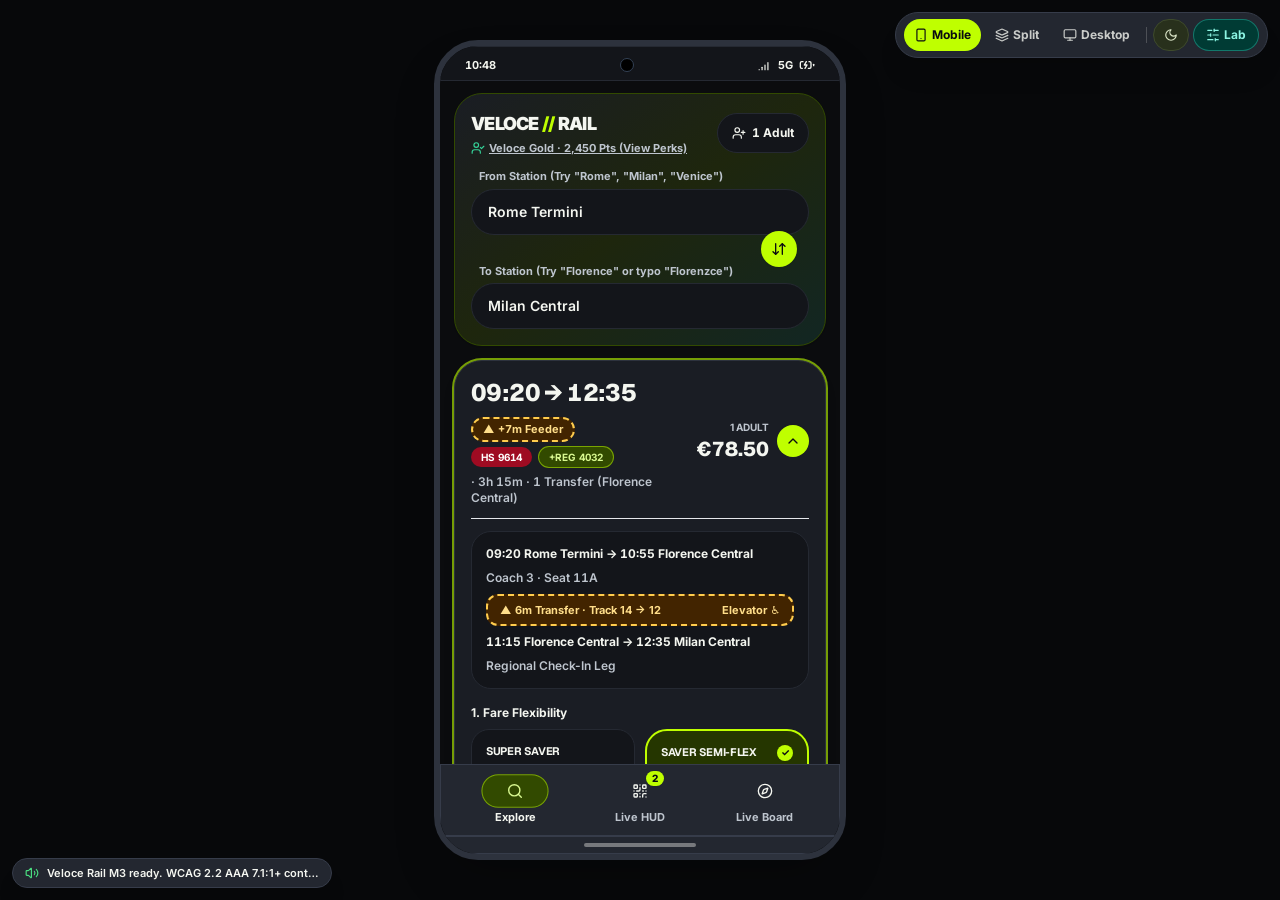
<file: demos/veloce-rail/index.html>
<!DOCTYPE html>
<html lang="en">
  <head>
    <meta charset="UTF-8" />
    <meta name="viewport" content="width=device-width, initial-scale=1.0" />
    <title>Veloce // Rail — OOUX & WCAG 2.2 AAA Interactive Prototype</title>
    <link rel="preconnect" href="https://fonts.googleapis.com" />
    <link rel="preconnect" href="https://fonts.gstatic.com" crossorigin />
    <link href="https://fonts.googleapis.com/css2?family=Geist:wght@600;700;800&family=Inter:wght@400;500;600;700;900&display=swap" rel="stylesheet" />
    <script type="module" crossorigin src="./assets/index-bSN4RVon.js"></script>
    <link rel="stylesheet" crossorigin href="./assets/index-CwWq6QcH.css">
  </head>
  <body class="bg-[#07080A] text-[#F4F6F0] antialiased selection:bg-[#BFFF00] selection:text-[#0A0C10]">
    <div id="root"></div>
  </body>
</html>
</file>
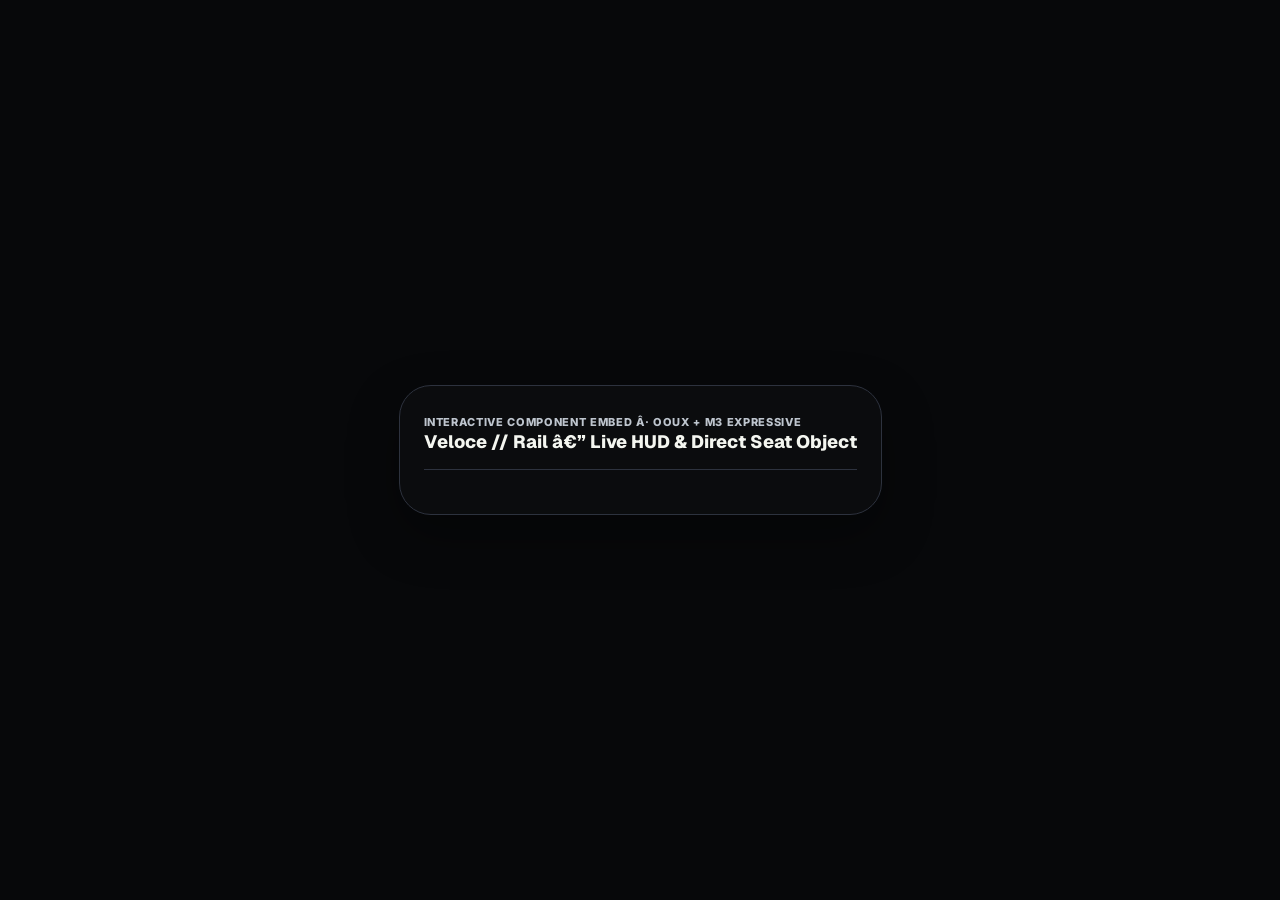
<file: veloce.html>
﻿<!DOCTYPE html>
<html lang="en">
<head>
  <meta charset="UTF-8">
  <meta name="viewport" content="width=device-width, initial-scale=1.0">
  <title>Veloce // Rail — Interactive OOUX Live Component</title>
  <style>
    body {
      margin: 0;
      padding: 16px;
      background-color: #07080A;
      display: flex;
      justify-content: center;
      align-items: center;
      min-height: 100vh;
      box-sizing: border-box;
    }
  </style>
</head>
<body>
<!-- ==========================================================================
     VELOCE // RAIL â€” SELF-CONTAINED INTERACTIVE PORTFOLIO EMBED
     Respects host site Light/Dark mode CSS variables & WCAG 2.2 AAA Contrast
=========================================================================== -->
<div id="veloce-portfolio-embed" class="vr-embed-root" role="region" aria-label="Veloce Rail Interactive OOUX Object Card Demo">
  <style>
    @import url('https://fonts.googleapis.com/css2?family=Geist:wght@600;700;800&family=Inter:wght@400;500;600;700;900&display=swap');

    .vr-embed-root {
      /* Maps to alexandruchiujdea.eu theme variables with WCAG 2.2 AAA Dark Mode default */
      --vr-bg: var(--site-bg, #0B0C0E);
      --vr-surface: var(--site-surface, #1A1D24);
      --vr-surface-low: var(--site-surface-low, #13151A);
      --vr-border: var(--site-border, #2D323E);
      --vr-text: var(--site-text, #F4F6F0);
      --vr-text-muted: var(--site-text-muted, #BEC5CE);
      --vr-primary: var(--site-accent, #BFFF00);
      --vr-primary-on: var(--site-accent-on, #0A0C10);
      --vr-valid-bg: #003825;
      --vr-valid-border: #4ADE80;
      --vr-valid-text: #86EFAC;
      --vr-warn-bg: #422400;
      --vr-warn-border: #FFCC4D;
      --vr-warn-text: #FFDE8A;

      font-family: 'Inter', system-ui, -apple-system, sans-serif;
      font-variant-numeric: tabular-nums;
      background: var(--vr-bg);
      color: var(--vr-text);
      border: 1px solid var(--vr-border);
      border-radius: 32px;
      padding: 24px;
      max-width: 760px;
      margin: 32px auto;
      box-shadow: 0 20px 50px rgba(0, 0, 0, 0.35);
      transition: background-color 150ms ease, color 150ms ease, border-color 150ms ease;
    }

    .vr-embed-root[data-theme="light"] {
      --vr-bg: #FFFFFF;
      --vr-surface: #F4F6F0;
      --vr-surface-low: #EBF0E4;
      --vr-border: #C6D1BE;
      --vr-text: #0A0C10;
      --vr-text-muted: #434950;
      --vr-primary: #446300;
      --vr-primary-on: #FFFFFF;
      --vr-valid-bg: #BCECE0;
      --vr-valid-border: #035E43;
      --vr-valid-text: #022C20;
      --vr-warn-bg: #FFDEA8;
      --vr-warn-border: #8A4B00;
      --vr-warn-text: #3B1E00;
      box-shadow: 0 16px 40px rgba(10, 12, 16, 0.08);
    }

    .vr-font-heading {
      font-family: 'Geist', 'Inter', system-ui, sans-serif;
    }

    .vr-spring-btn {
      cursor: pointer;
      user-select: none;
      transition: transform 260ms cubic-bezier(0.34, 1.56, 0.64, 1),
                  border-radius 240ms cubic-bezier(0.34, 1.56, 0.64, 1),
                  background-color 150ms ease;
    }
    .vr-spring-btn:active {
      transform: scale(0.94);
    }
    .vr-spring-btn:focus-visible {
      outline: 3px solid #0284C7;
      outline-offset: 2px;
    }

    .vr-toolbar {
      display: flex;
      flex-wrap: wrap;
      align-items: center;
      justify-content: space-between;
      gap: 12px;
      padding-bottom: 16px;
      margin-bottom: 20px;
      border-bottom: 1px solid var(--vr-border);
    }

    .vr-pill-group {
      display: flex;
      flex-wrap: wrap;
      gap: 8px;
    }

    .vr-chip {
      min-height: 38px;
      padding: 6px 14px;
      border-radius: 9999px;
      font-size: 12px;
      font-weight: 700;
      border: 1px solid var(--vr-border);
      background: var(--vr-surface-low);
      color: var(--vr-text);
      display: inline-flex;
      align-items: center;
      gap: 6px;
    }

    .vr-chip[aria-pressed="true"] {
      background: var(--vr-primary);
      color: var(--vr-primary-on);
      border-color: var(--vr-primary);
    }

    .vr-grid {
      display: grid;
      grid-template-columns: 1fr;
      gap: 16px;
    }
    @media (min-width: 640px) {
      .vr-grid {
        grid-template-columns: 1.15fr 0.85fr;
      }
    }

    .vr-card {
      background: var(--vr-surface);
      border: 1px solid var(--vr-border);
      border-radius: 24px;
      padding: 18px;
      display: flex;
      flex-direction: column;
      gap: 14px;
    }

    .vr-track-badge {
      padding: 10px 16px;
      border-radius: 20px;
      text-align: center;
      min-width: 96px;
      background: var(--vr-primary);
      color: var(--vr-primary-on);
      transition: all 250ms cubic-bezier(0.34, 1.56, 0.64, 1);
    }
    .vr-track-badge.vr-warn {
      background: var(--vr-warn-bg);
      color: var(--vr-warn-text);
      border: 2px dashed var(--vr-warn-border);
    }

    .vr-seat-row {
      display: flex;
      align-items: center;
      justify-content: space-between;
      gap: 8px;
      padding: 10px 12px;
      background: var(--vr-surface-low);
      border-radius: 18px;
    }

    .vr-seat {
      width: 50px;
      height: 50px;
      border-radius: 14px;
      border: 1.5px solid var(--vr-border);
      background: var(--vr-surface);
      color: var(--vr-text);
      display: flex;
      flex-direction: column;
      align-items: center;
      justify-content: space-between;
      padding: 5px;
      font-weight: 800;
      font-size: 12px;
      position: relative;
    }
    .vr-seat[aria-pressed="true"] {
      border-radius: 16px;
      background: var(--vr-primary);
      color: var(--vr-primary-on);
      border-color: var(--vr-text);
      box-shadow: 0 4px 12px rgba(0,0,0,0.25);
    }
    .vr-seat[aria-disabled="true"] {
      opacity: 0.5;
      cursor: not-allowed;
      border-style: dashed;
      background: repeating-linear-gradient(
        45deg,
        transparent,
        transparent 5px,
        rgba(148, 163, 184, 0.22) 5px,
        rgba(148, 163, 184, 0.22) 10px
      );
    }

    .vr-cta-btn {
      min-height: 48px;
      width: 100%;
      border-radius: 9999px;
      border: none;
      background: var(--vr-primary);
      color: var(--vr-primary-on);
      font-weight: 800;
      font-size: 14px;
      display: flex;
      align-items: center;
      justify-content: center;
      gap: 8px;
    }

    .vr-valid-banner {
      padding: 12px 14px;
      border-radius: 18px;
      background: var(--vr-valid-bg);
      border: 2px solid var(--vr-valid-border);
      color: var(--vr-valid-text);
      font-size: 12px;
      font-weight: 700;
      display: flex;
      align-items: center;
      justify-content: space-between;
      gap: 8px;
    }

    .vr-resource-bar {
      margin-top: 16px;
      padding-top: 14px;
      border-top: 1px solid var(--vr-border);
      display: flex;
      flex-wrap: wrap;
      align-items: center;
      justify-content: space-between;
      gap: 10px;
      font-size: 12px;
    }
    .vr-resource-link {
      color: var(--vr-text);
      font-weight: 700;
      text-decoration: underline;
      text-underline-offset: 3px;
    }
  </style>

  <!-- Top Interactive Simulation Controls -->
  <div class="vr-toolbar">
    <div>
      <span style="font-size:11px; font-weight:800; letter-spacing:0.06em; text-transform:uppercase; color:var(--vr-text-muted);">
        Interactive Component Embed Â· OOUX + M3 Expressive
      </span>
      <div class="vr-font-heading" style="font-size:18px; font-weight:800;">
        Veloce // Rail â€” Live HUD & Direct Seat Object
      </div>
</body>
</html>
</file>
<file: demos/veloce-rail/assets/index-CwWq6QcH.css>
*,:before,:after{--tw-border-spacing-x: 0;--tw-border-spacing-y: 0;--tw-translate-x: 0;--tw-translate-y: 0;--tw-rotate: 0;--tw-skew-x: 0;--tw-skew-y: 0;--tw-scale-x: 1;--tw-scale-y: 1;--tw-pan-x: ;--tw-pan-y: ;--tw-pinch-zoom: ;--tw-scroll-snap-strictness: proximity;--tw-gradient-from-position: ;--tw-gradient-via-position: ;--tw-gradient-to-position: ;--tw-ordinal: ;--tw-slashed-zero: ;--tw-numeric-figure: ;--tw-numeric-spacing: ;--tw-numeric-fraction: ;--tw-ring-inset: ;--tw-ring-offset-width: 0px;--tw-ring-offset-color: #fff;--tw-ring-color: rgb(59 130 246 / .5);--tw-ring-offset-shadow: 0 0 #0000;--tw-ring-shadow: 0 0 #0000;--tw-shadow: 0 0 #0000;--tw-shadow-colored: 0 0 #0000;--tw-blur: ;--tw-brightness: ;--tw-contrast: ;--tw-grayscale: ;--tw-hue-rotate: ;--tw-invert: ;--tw-saturate: ;--tw-sepia: ;--tw-drop-shadow: ;--tw-backdrop-blur: ;--tw-backdrop-brightness: ;--tw-backdrop-contrast: ;--tw-backdrop-grayscale: ;--tw-backdrop-hue-rotate: ;--tw-backdrop-invert: ;--tw-backdrop-opacity: ;--tw-backdrop-saturate: ;--tw-backdrop-sepia: ;--tw-contain-size: ;--tw-contain-layout: ;--tw-contain-paint: ;--tw-contain-style: }::backdrop{--tw-border-spacing-x: 0;--tw-border-spacing-y: 0;--tw-translate-x: 0;--tw-translate-y: 0;--tw-rotate: 0;--tw-skew-x: 0;--tw-skew-y: 0;--tw-scale-x: 1;--tw-scale-y: 1;--tw-pan-x: ;--tw-pan-y: ;--tw-pinch-zoom: ;--tw-scroll-snap-strictness: proximity;--tw-gradient-from-position: ;--tw-gradient-via-position: ;--tw-gradient-to-position: ;--tw-ordinal: ;--tw-slashed-zero: ;--tw-numeric-figure: ;--tw-numeric-spacing: ;--tw-numeric-fraction: ;--tw-ring-inset: ;--tw-ring-offset-width: 0px;--tw-ring-offset-color: #fff;--tw-ring-color: rgb(59 130 246 / .5);--tw-ring-offset-shadow: 0 0 #0000;--tw-ring-shadow: 0 0 #0000;--tw-shadow: 0 0 #0000;--tw-shadow-colored: 0 0 #0000;--tw-blur: ;--tw-brightness: ;--tw-contrast: ;--tw-grayscale: ;--tw-hue-rotate: ;--tw-invert: ;--tw-saturate: ;--tw-sepia: ;--tw-drop-shadow: ;--tw-backdrop-blur: ;--tw-backdrop-brightness: ;--tw-backdrop-contrast: ;--tw-backdrop-grayscale: ;--tw-backdrop-hue-rotate: ;--tw-backdrop-invert: ;--tw-backdrop-opacity: ;--tw-backdrop-saturate: ;--tw-backdrop-sepia: ;--tw-contain-size: ;--tw-contain-layout: ;--tw-contain-paint: ;--tw-contain-style: }*,:before,:after{box-sizing:border-box;border-width:0;border-style:solid;border-color:#e5e7eb}:before,:after{--tw-content: ""}html,:host{line-height:1.5;-webkit-text-size-adjust:100%;-moz-tab-size:4;-o-tab-size:4;tab-size:4;font-family:ui-sans-serif,system-ui,sans-serif,"Apple Color Emoji","Segoe UI Emoji",Segoe UI Symbol,"Noto Color Emoji";font-feature-settings:normal;font-variation-settings:normal;-webkit-tap-highlight-color:transparent}body{margin:0;line-height:inherit}hr{height:0;color:inherit;border-top-width:1px}abbr:where([title]){-webkit-text-decoration:underline dotted;text-decoration:underline dotted}h1,h2,h3,h4,h5,h6{font-size:inherit;font-weight:inherit}a{color:inherit;text-decoration:inherit}b,strong{font-weight:bolder}code,kbd,samp,pre{font-family:ui-monospace,SFMono-Regular,Menlo,Monaco,Consolas,Liberation Mono,Courier New,monospace;font-feature-settings:normal;font-variation-settings:normal;font-size:1em}small{font-size:80%}sub,sup{font-size:75%;line-height:0;position:relative;vertical-align:baseline}sub{bottom:-.25em}sup{top:-.5em}table{text-indent:0;border-color:inherit;border-collapse:collapse}button,input,optgroup,select,textarea{font-family:inherit;font-feature-settings:inherit;font-variation-settings:inherit;font-size:100%;font-weight:inherit;line-height:inherit;letter-spacing:inherit;color:inherit;margin:0;padding:0}button,select{text-transform:none}button,input:where([type=button]),input:where([type=reset]),input:where([type=submit]){-webkit-appearance:button;background-color:transparent;background-image:none}:-moz-focusring{outline:auto}:-moz-ui-invalid{box-shadow:none}progress{vertical-align:baseline}::-webkit-inner-spin-button,::-webkit-outer-spin-button{height:auto}[type=search]{-webkit-appearance:textfield;outline-offset:-2px}::-webkit-search-decoration{-webkit-appearance:none}::-webkit-file-upload-button{-webkit-appearance:button;font:inherit}summary{display:list-item}blockquote,dl,dd,h1,h2,h3,h4,h5,h6,hr,figure,p,pre{margin:0}fieldset{margin:0;padding:0}legend{padding:0}ol,ul,menu{list-style:none;margin:0;padding:0}dialog{padding:0}textarea{resize:vertical}input::-moz-placeholder,textarea::-moz-placeholder{opacity:1;color:#9ca3af}input::placeholder,textarea::placeholder{opacity:1;color:#9ca3af}button,[role=button]{cursor:pointer}:disabled{cursor:default}img,svg,video,canvas,audio,iframe,embed,object{display:block;vertical-align:middle}img,video{max-width:100%;height:auto}[hidden]:where(:not([hidden=until-found])){display:none}.pointer-events-none{pointer-events:none}.visible{visibility:visible}.fixed{position:fixed}.absolute{position:absolute}.relative{position:relative}.inset-0{top:0;right:0;bottom:0;left:0}.-top-1{top:-.25rem}.bottom-2\.5{bottom:.625rem}.bottom-3{bottom:.75rem}.left-0{left:0}.left-1{left:.25rem}.left-3{left:.75rem}.right-0{right:0}.right-1{right:.25rem}.right-2{right:.5rem}.right-3{right:.75rem}.top-12{top:3rem}.top-2\.5{top:.625rem}.top-3{top:.75rem}.z-10{z-index:10}.z-30{z-index:30}.z-40{z-index:40}.z-50{z-index:50}.col-span-2{grid-column:span 2 / span 2}.col-span-3{grid-column:span 3 / span 3}.col-span-4{grid-column:span 4 / span 4}.col-span-5{grid-column:span 5 / span 5}.col-span-7{grid-column:span 7 / span 7}.-my-3{margin-top:-.75rem;margin-bottom:-.75rem}.mx-0\.5{margin-left:.125rem;margin-right:.125rem}.mx-auto{margin-left:auto;margin-right:auto}.my-0\.5{margin-top:.125rem;margin-bottom:.125rem}.my-1{margin-top:.25rem;margin-bottom:.25rem}.my-auto{margin-top:auto;margin-bottom:auto}.mb-1{margin-bottom:.25rem}.mr-1\.5{margin-right:.375rem}.mr-3{margin-right:.75rem}.mt-0\.5{margin-top:.125rem}.mt-1{margin-top:.25rem}.mt-1\.5{margin-top:.375rem}.mt-2\.5{margin-top:.625rem}.block{display:block}.inline-block{display:inline-block}.flex{display:flex}.inline-flex{display:inline-flex}.table{display:table}.grid{display:grid}.hidden{display:none}.h-1{height:.25rem}.h-1\.5{height:.375rem}.h-10{height:2.5rem}.h-12{height:3rem}.h-16{height:4rem}.h-2{height:.5rem}.h-2\.5{height:.625rem}.h-3{height:.75rem}.h-3\.5{height:.875rem}.h-4{height:1rem}.h-44{height:11rem}.h-5{height:1.25rem}.h-6{height:1.5rem}.h-7{height:1.75rem}.h-8{height:2rem}.h-9{height:2.25rem}.h-\[50px\]{height:50px}.h-\[560px\]{height:560px}.h-\[820px\]{height:820px}.h-full{height:100%}.max-h-\[88vh\]{max-height:88vh}.max-h-\[92vh\]{max-height:92vh}.min-h-\[32px\]{min-height:32px}.min-h-\[36px\]{min-height:36px}.min-h-\[38px\]{min-height:38px}.min-h-\[40px\]{min-height:40px}.min-h-\[42px\]{min-height:42px}.min-h-\[44px\]{min-height:44px}.min-h-\[46px\]{min-height:46px}.min-h-\[48px\]{min-height:48px}.min-h-\[50px\]{min-height:50px}.min-h-\[54px\]{min-height:54px}.min-h-\[58px\]{min-height:58px}.min-h-\[82px\]{min-height:82px}.min-h-\[86vh\]{min-height:86vh}.min-h-screen{min-height:100vh}.w-1{width:.25rem}.w-10{width:2.5rem}.w-12{width:3rem}.w-14{width:3.5rem}.w-16{width:4rem}.w-2{width:.5rem}.w-2\.5{width:.625rem}.w-20{width:5rem}.w-28{width:7rem}.w-3{width:.75rem}.w-3\.5{width:.875rem}.w-36{width:9rem}.w-4{width:1rem}.w-44{width:11rem}.w-5{width:1.25rem}.w-6{width:1.5rem}.w-7{width:1.75rem}.w-8{width:2rem}.w-9{width:2.25rem}.w-\[1px\]{width:1px}.w-\[50px\]{width:50px}.w-full{width:100%}.min-w-0{min-width:0px}.min-w-\[40px\]{min-width:40px}.min-w-\[50px\]{min-width:50px}.min-w-\[72px\]{min-width:72px}.max-w-7xl{max-width:80rem}.max-w-\[260px\]{max-width:260px}.max-w-\[412px\]{max-width:412px}.max-w-\[980px\]{max-width:980px}.max-w-md{max-width:28rem}.max-w-sm{max-width:24rem}.max-w-xs{max-width:20rem}.flex-1{flex:1 1 0%}.shrink-0{flex-shrink:0}.rotate-180{--tw-rotate: 180deg;transform:translate(var(--tw-translate-x),var(--tw-translate-y)) rotate(var(--tw-rotate)) skew(var(--tw-skew-x)) skewY(var(--tw-skew-y)) scaleX(var(--tw-scale-x)) scaleY(var(--tw-scale-y))}.rotate-90{--tw-rotate: 90deg;transform:translate(var(--tw-translate-x),var(--tw-translate-y)) rotate(var(--tw-rotate)) skew(var(--tw-skew-x)) skewY(var(--tw-skew-y)) scaleX(var(--tw-scale-x)) scaleY(var(--tw-scale-y))}.scale-105{--tw-scale-x: 1.05;--tw-scale-y: 1.05;transform:translate(var(--tw-translate-x),var(--tw-translate-y)) rotate(var(--tw-rotate)) skew(var(--tw-skew-x)) skewY(var(--tw-skew-y)) scaleX(var(--tw-scale-x)) scaleY(var(--tw-scale-y))}.transform{transform:translate(var(--tw-translate-x),var(--tw-translate-y)) rotate(var(--tw-rotate)) skew(var(--tw-skew-x)) skewY(var(--tw-skew-y)) scaleX(var(--tw-scale-x)) scaleY(var(--tw-scale-y))}@keyframes bounce{0%,to{transform:translateY(-25%);animation-timing-function:cubic-bezier(.8,0,1,1)}50%{transform:none;animation-timing-function:cubic-bezier(0,0,.2,1)}}.animate-bounce{animation:bounce 1s infinite}@keyframes ping{75%,to{transform:scale(2);opacity:0}}.animate-ping{animation:ping 1s cubic-bezier(0,0,.2,1) infinite}@keyframes pulse{50%{opacity:.5}}.animate-pulse{animation:pulse 2s cubic-bezier(.4,0,.6,1) infinite}@keyframes spin{to{transform:rotate(360deg)}}.animate-spin{animation:spin 1s linear infinite}.cursor-not-allowed{cursor:not-allowed}.cursor-pointer{cursor:pointer}.select-none{-webkit-user-select:none;-moz-user-select:none;user-select:none}.grid-cols-12{grid-template-columns:repeat(12,minmax(0,1fr))}.grid-cols-2{grid-template-columns:repeat(2,minmax(0,1fr))}.grid-cols-3{grid-template-columns:repeat(3,minmax(0,1fr))}.flex-row{flex-direction:row}.flex-col{flex-direction:column}.flex-wrap{flex-wrap:wrap}.items-start{align-items:flex-start}.items-end{align-items:flex-end}.items-center{align-items:center}.justify-end{justify-content:flex-end}.justify-center{justify-content:center}.justify-between{justify-content:space-between}.justify-around{justify-content:space-around}.gap-0\.5{gap:.125rem}.gap-1{gap:.25rem}.gap-1\.5{gap:.375rem}.gap-2{gap:.5rem}.gap-2\.5{gap:.625rem}.gap-3{gap:.75rem}.gap-3\.5{gap:.875rem}.gap-4{gap:1rem}.gap-5{gap:1.25rem}.self-end{align-self:flex-end}.overflow-hidden{overflow:hidden}.overflow-visible{overflow:visible}.overflow-y-auto{overflow-y:auto}.truncate{overflow:hidden;text-overflow:ellipsis;white-space:nowrap}.break-words{overflow-wrap:break-word}.rounded-\[12px\]{border-radius:12px}.rounded-\[14px\]{border-radius:14px}.rounded-\[16px\]{border-radius:16px}.rounded-\[18px\]{border-radius:18px}.rounded-\[20px\]{border-radius:20px}.rounded-\[22px\]{border-radius:22px}.rounded-\[24px\]{border-radius:24px}.rounded-\[28px\]{border-radius:28px}.rounded-\[32px\]{border-radius:32px}.rounded-\[36px\]{border-radius:36px}.rounded-\[40px\]{border-radius:40px}.rounded-\[44px\]{border-radius:44px}.rounded-\[5px\]{border-radius:5px}.rounded-\[6px\]{border-radius:6px}.rounded-full{border-radius:9999px}.border{border-width:1px}.border-2{border-width:2px}.border-4{border-width:4px}.border-\[6px\]{border-width:6px}.border-b{border-bottom-width:1px}.border-r{border-right-width:1px}.border-t{border-top-width:1px}.border-dashed{border-style:dashed}.border-\[\#035E43\]{--tw-border-opacity: 1;border-color:rgb(3 94 67 / var(--tw-border-opacity, 1))}.border-\[\#0A0C10\]{--tw-border-opacity: 1;border-color:rgb(10 12 16 / var(--tw-border-opacity, 1))}.border-\[\#0D9488\]\/40{border-color:#0d948866}.border-\[\#252932\]{--tw-border-opacity: 1;border-color:rgb(37 41 50 / var(--tw-border-opacity, 1))}.border-\[\#2D323D\]{--tw-border-opacity: 1;border-color:rgb(45 50 61 / var(--tw-border-opacity, 1))}.border-\[\#2D323E\]{--tw-border-opacity: 1;border-color:rgb(45 50 62 / var(--tw-border-opacity, 1))}.border-\[\#2DD4BF\]\/40{border-color:#2dd4bf66}.border-\[\#324A00\]{--tw-border-opacity: 1;border-color:rgb(50 74 0 / var(--tw-border-opacity, 1))}.border-\[\#333842\]{--tw-border-opacity: 1;border-color:rgb(51 56 66 / var(--tw-border-opacity, 1))}.border-\[\#363C4A\]{--tw-border-opacity: 1;border-color:rgb(54 60 74 / var(--tw-border-opacity, 1))}.border-\[\#3E4A2C\]{--tw-border-opacity: 1;border-color:rgb(62 74 44 / var(--tw-border-opacity, 1))}.border-\[\#446300\]{--tw-border-opacity: 1;border-color:rgb(68 99 0 / var(--tw-border-opacity, 1))}.border-\[\#446300\]\/40{border-color:#44630066}.border-\[\#4ADE80\]{--tw-border-opacity: 1;border-color:rgb(74 222 128 / var(--tw-border-opacity, 1))}.border-\[\#5B636A\]{--tw-border-opacity: 1;border-color:rgb(91 99 106 / var(--tw-border-opacity, 1))}.border-\[\#8A4B00\]{--tw-border-opacity: 1;border-color:rgb(138 75 0 / var(--tw-border-opacity, 1))}.border-\[\#8E96A0\]{--tw-border-opacity: 1;border-color:rgb(142 150 160 / var(--tw-border-opacity, 1))}.border-\[\#9E0B22\]{--tw-border-opacity: 1;border-color:rgb(158 11 34 / var(--tw-border-opacity, 1))}.border-\[\#B8D870\]{--tw-border-opacity: 1;border-color:rgb(184 216 112 / var(--tw-border-opacity, 1))}.border-\[\#BFFF00\]{--tw-border-opacity: 1;border-color:rgb(191 255 0 / var(--tw-border-opacity, 1))}.border-\[\#BFFF00\]\/50{border-color:#bfff0080}.border-\[\#C2CCB0\]{--tw-border-opacity: 1;border-color:rgb(194 204 176 / var(--tw-border-opacity, 1))}.border-\[\#C6D1BE\]{--tw-border-opacity: 1;border-color:rgb(198 209 190 / var(--tw-border-opacity, 1))}.border-\[\#D5DDD0\]{--tw-border-opacity: 1;border-color:rgb(213 221 208 / var(--tw-border-opacity, 1))}.border-\[\#DCE3D3\]{--tw-border-opacity: 1;border-color:rgb(220 227 211 / var(--tw-border-opacity, 1))}.border-\[\#FF808B\]{--tw-border-opacity: 1;border-color:rgb(255 128 139 / var(--tw-border-opacity, 1))}.border-\[\#FFCC4D\]{--tw-border-opacity: 1;border-color:rgb(255 204 77 / var(--tw-border-opacity, 1))}.border-slate-500{--tw-border-opacity: 1;border-color:rgb(100 116 139 / var(--tw-border-opacity, 1))}.border-slate-700{--tw-border-opacity: 1;border-color:rgb(51 65 85 / var(--tw-border-opacity, 1))}.bg-\[\#003825\]{--tw-bg-opacity: 1;background-color:rgb(0 56 37 / var(--tw-bg-opacity, 1))}.bg-\[\#003B34\]{--tw-bg-opacity: 1;background-color:rgb(0 59 52 / var(--tw-bg-opacity, 1))}.bg-\[\#07080A\]{--tw-bg-opacity: 1;background-color:rgb(7 8 10 / var(--tw-bg-opacity, 1))}.bg-\[\#08090B\]{--tw-bg-opacity: 1;background-color:rgb(8 9 11 / var(--tw-bg-opacity, 1))}.bg-\[\#0A0C10\]{--tw-bg-opacity: 1;background-color:rgb(10 12 16 / var(--tw-bg-opacity, 1))}.bg-\[\#0B0C0E\]{--tw-bg-opacity: 1;background-color:rgb(11 12 14 / var(--tw-bg-opacity, 1))}.bg-\[\#13151A\]{--tw-bg-opacity: 1;background-color:rgb(19 21 26 / var(--tw-bg-opacity, 1))}.bg-\[\#1A1D24\]{--tw-bg-opacity: 1;background-color:rgb(26 29 36 / var(--tw-bg-opacity, 1))}.bg-\[\#232730\]{--tw-bg-opacity: 1;background-color:rgb(35 39 48 / var(--tw-bg-opacity, 1))}.bg-\[\#253600\]{--tw-bg-opacity: 1;background-color:rgb(37 54 0 / var(--tw-bg-opacity, 1))}.bg-\[\#28301C\]{--tw-bg-opacity: 1;background-color:rgb(40 48 28 / var(--tw-bg-opacity, 1))}.bg-\[\#2D323D\]{--tw-bg-opacity: 1;background-color:rgb(45 50 61 / var(--tw-bg-opacity, 1))}.bg-\[\#324A00\]{--tw-bg-opacity: 1;background-color:rgb(50 74 0 / var(--tw-bg-opacity, 1))}.bg-\[\#422400\]{--tw-bg-opacity: 1;background-color:rgb(66 36 0 / var(--tw-bg-opacity, 1))}.bg-\[\#446300\]{--tw-bg-opacity: 1;background-color:rgb(68 99 0 / var(--tw-bg-opacity, 1))}.bg-\[\#5C000E\]{--tw-bg-opacity: 1;background-color:rgb(92 0 14 / var(--tw-bg-opacity, 1))}.bg-\[\#9E0B22\]{--tw-bg-opacity: 1;background-color:rgb(158 11 34 / var(--tw-bg-opacity, 1))}.bg-\[\#BCECE0\]{--tw-bg-opacity: 1;background-color:rgb(188 236 224 / var(--tw-bg-opacity, 1))}.bg-\[\#BFFF00\]{--tw-bg-opacity: 1;background-color:rgb(191 255 0 / var(--tw-bg-opacity, 1))}.bg-\[\#C8F0E8\]{--tw-bg-opacity: 1;background-color:rgb(200 240 232 / var(--tw-bg-opacity, 1))}.bg-\[\#D8F890\]{--tw-bg-opacity: 1;background-color:rgb(216 248 144 / var(--tw-bg-opacity, 1))}.bg-\[\#E1E7D8\]{--tw-bg-opacity: 1;background-color:rgb(225 231 216 / var(--tw-bg-opacity, 1))}.bg-\[\#E2E8D5\]{--tw-bg-opacity: 1;background-color:rgb(226 232 213 / var(--tw-bg-opacity, 1))}.bg-\[\#E5F9B6\]{--tw-bg-opacity: 1;background-color:rgb(229 249 182 / var(--tw-bg-opacity, 1))}.bg-\[\#E6ECE0\]{--tw-bg-opacity: 1;background-color:rgb(230 236 224 / var(--tw-bg-opacity, 1))}.bg-\[\#EBF0E4\]{--tw-bg-opacity: 1;background-color:rgb(235 240 228 / var(--tw-bg-opacity, 1))}.bg-\[\#F4F6F0\]{--tw-bg-opacity: 1;background-color:rgb(244 246 240 / var(--tw-bg-opacity, 1))}.bg-\[\#F8FAF3\]{--tw-bg-opacity: 1;background-color:rgb(248 250 243 / var(--tw-bg-opacity, 1))}.bg-\[\#FFDAD9\]{--tw-bg-opacity: 1;background-color:rgb(255 218 217 / var(--tw-bg-opacity, 1))}.bg-\[\#FFDEA8\]{--tw-bg-opacity: 1;background-color:rgb(255 222 168 / var(--tw-bg-opacity, 1))}.bg-\[\#FFFFFF\]{--tw-bg-opacity: 1;background-color:rgb(255 255 255 / var(--tw-bg-opacity, 1))}.bg-amber-500{--tw-bg-opacity: 1;background-color:rgb(245 158 11 / var(--tw-bg-opacity, 1))}.bg-black{--tw-bg-opacity: 1;background-color:rgb(0 0 0 / var(--tw-bg-opacity, 1))}.bg-black\/20{background-color:#0003}.bg-black\/75{background-color:#000000bf}.bg-black\/80{background-color:#000c}.bg-black\/85{background-color:#000000d9}.bg-current{background-color:currentColor}.bg-emerald-400{--tw-bg-opacity: 1;background-color:rgb(52 211 153 / var(--tw-bg-opacity, 1))}.bg-teal-300{--tw-bg-opacity: 1;background-color:rgb(94 234 212 / var(--tw-bg-opacity, 1))}.bg-teal-400{--tw-bg-opacity: 1;background-color:rgb(45 212 191 / var(--tw-bg-opacity, 1))}.bg-gradient-to-br{background-image:linear-gradient(to bottom right,var(--tw-gradient-stops))}.from-\[\#1A1D24\]{--tw-gradient-from: #1A1D24 var(--tw-gradient-from-position);--tw-gradient-to: rgb(26 29 36 / 0) var(--tw-gradient-to-position);--tw-gradient-stops: var(--tw-gradient-from), var(--tw-gradient-to)}.from-\[\#F4F6F0\]{--tw-gradient-from: #F4F6F0 var(--tw-gradient-from-position);--tw-gradient-to: rgb(244 246 240 / 0) var(--tw-gradient-to-position);--tw-gradient-stops: var(--tw-gradient-from), var(--tw-gradient-to)}.via-\[\#1E260D\]{--tw-gradient-to: rgb(30 38 13 / 0) var(--tw-gradient-to-position);--tw-gradient-stops: var(--tw-gradient-from), #1E260D var(--tw-gradient-via-position), var(--tw-gradient-to)}.via-\[\#EBF5D0\]{--tw-gradient-to: rgb(235 245 208 / 0) var(--tw-gradient-to-position);--tw-gradient-stops: var(--tw-gradient-from), #EBF5D0 var(--tw-gradient-via-position), var(--tw-gradient-to)}.to-\[\#122623\]{--tw-gradient-to: #122623 var(--tw-gradient-to-position)}.to-\[\#DCF5EF\]{--tw-gradient-to: #DCF5EF var(--tw-gradient-to-position)}.p-1\.5{padding:.375rem}.p-2{padding:.5rem}.p-2\.5{padding:.625rem}.p-3{padding:.75rem}.p-3\.5{padding:.875rem}.p-4{padding:1rem}.p-5{padding:1.25rem}.p-6{padding:1.5rem}.px-1{padding-left:.25rem;padding-right:.25rem}.px-1\.5{padding-left:.375rem;padding-right:.375rem}.px-2{padding-left:.5rem;padding-right:.5rem}.px-2\.5{padding-left:.625rem;padding-right:.625rem}.px-3{padding-left:.75rem;padding-right:.75rem}.px-3\.5{padding-left:.875rem;padding-right:.875rem}.px-4{padding-left:1rem;padding-right:1rem}.px-5{padding-left:1.25rem;padding-right:1.25rem}.px-6{padding-left:1.5rem;padding-right:1.5rem}.py-0\.5{padding-top:.125rem;padding-bottom:.125rem}.py-1{padding-top:.25rem;padding-bottom:.25rem}.py-1\.5{padding-top:.375rem;padding-bottom:.375rem}.py-2{padding-top:.5rem;padding-bottom:.5rem}.py-2\.5{padding-top:.625rem;padding-bottom:.625rem}.py-3{padding-top:.75rem;padding-bottom:.75rem}.py-4{padding-top:1rem;padding-bottom:1rem}.pb-1\.5{padding-bottom:.375rem}.pb-6{padding-bottom:1.5rem}.pl-4{padding-left:1rem}.pr-1{padding-right:.25rem}.pr-12{padding-right:3rem}.pt-1{padding-top:.25rem}.pt-2\.5{padding-top:.625rem}.pt-3{padding-top:.75rem}.text-left{text-align:left}.text-center{text-align:center}.text-right{text-align:right}.font-mono{font-family:ui-monospace,SFMono-Regular,Menlo,Monaco,Consolas,Liberation Mono,Courier New,monospace}.text-2xl{font-size:1.5rem;line-height:2rem}.text-\[10px\]{font-size:10px}.text-\[11px\]{font-size:11px}.text-\[8px\]{font-size:8px}.text-\[9px\]{font-size:9px}.text-base{font-size:1rem;line-height:1.5rem}.text-lg{font-size:1.125rem;line-height:1.75rem}.text-sm{font-size:.875rem;line-height:1.25rem}.text-xl{font-size:1.25rem;line-height:1.75rem}.text-xs{font-size:.75rem;line-height:1rem}.font-black{font-weight:900}.font-bold{font-weight:700}.font-extrabold{font-weight:800}.font-medium{font-weight:500}.font-semibold{font-weight:600}.uppercase{text-transform:uppercase}.tabular-nums{--tw-numeric-spacing: tabular-nums;font-variant-numeric:var(--tw-ordinal) var(--tw-slashed-zero) var(--tw-numeric-figure) var(--tw-numeric-spacing) var(--tw-numeric-fraction)}.leading-none{line-height:1}.leading-relaxed{line-height:1.625}.leading-snug{line-height:1.375}.leading-tight{line-height:1.25}.tracking-tight{letter-spacing:-.025em}.tracking-tighter{letter-spacing:-.05em}.tracking-wider{letter-spacing:.05em}.text-\[\#00201C\]{--tw-text-opacity: 1;color:rgb(0 32 28 / var(--tw-text-opacity, 1))}.text-\[\#022C20\]{--tw-text-opacity: 1;color:rgb(2 44 32 / var(--tw-text-opacity, 1))}.text-\[\#0A0C10\]{--tw-text-opacity: 1;color:rgb(10 12 16 / var(--tw-text-opacity, 1))}.text-\[\#111F00\]{--tw-text-opacity: 1;color:rgb(17 31 0 / var(--tw-text-opacity, 1))}.text-\[\#151B0C\]{--tw-text-opacity: 1;color:rgb(21 27 12 / var(--tw-text-opacity, 1))}.text-\[\#3B1E00\]{--tw-text-opacity: 1;color:rgb(59 30 0 / var(--tw-text-opacity, 1))}.text-\[\#410006\]{--tw-text-opacity: 1;color:rgb(65 0 6 / var(--tw-text-opacity, 1))}.text-\[\#434950\]{--tw-text-opacity: 1;color:rgb(67 73 80 / var(--tw-text-opacity, 1))}.text-\[\#446300\]{--tw-text-opacity: 1;color:rgb(68 99 0 / var(--tw-text-opacity, 1))}.text-\[\#4ADE80\]{--tw-text-opacity: 1;color:rgb(74 222 128 / var(--tw-text-opacity, 1))}.text-\[\#86EFAC\]{--tw-text-opacity: 1;color:rgb(134 239 172 / var(--tw-text-opacity, 1))}.text-\[\#8CF5E3\]{--tw-text-opacity: 1;color:rgb(140 245 227 / var(--tw-text-opacity, 1))}.text-\[\#BEC5CE\]{--tw-text-opacity: 1;color:rgb(190 197 206 / var(--tw-text-opacity, 1))}.text-\[\#BFFF00\]{--tw-text-opacity: 1;color:rgb(191 255 0 / var(--tw-text-opacity, 1))}.text-\[\#D8F890\]{--tw-text-opacity: 1;color:rgb(216 248 144 / var(--tw-text-opacity, 1))}.text-\[\#DCE6C9\]{--tw-text-opacity: 1;color:rgb(220 230 201 / var(--tw-text-opacity, 1))}.text-\[\#F4F6F0\]{--tw-text-opacity: 1;color:rgb(244 246 240 / var(--tw-text-opacity, 1))}.text-\[\#FFD9DC\]{--tw-text-opacity: 1;color:rgb(255 217 220 / var(--tw-text-opacity, 1))}.text-\[\#FFDE8A\]{--tw-text-opacity: 1;color:rgb(255 222 138 / var(--tw-text-opacity, 1))}.text-\[\#FFFFFF\]{--tw-text-opacity: 1;color:rgb(255 255 255 / var(--tw-text-opacity, 1))}.text-amber-400{--tw-text-opacity: 1;color:rgb(251 191 36 / var(--tw-text-opacity, 1))}.text-emerald-400{--tw-text-opacity: 1;color:rgb(52 211 153 / var(--tw-text-opacity, 1))}.text-white{--tw-text-opacity: 1;color:rgb(255 255 255 / var(--tw-text-opacity, 1))}.underline{text-decoration-line:underline}.line-through{text-decoration-line:line-through}.antialiased{-webkit-font-smoothing:antialiased;-moz-osx-font-smoothing:grayscale}.opacity-10{opacity:.1}.opacity-15{opacity:.15}.opacity-20{opacity:.2}.opacity-40{opacity:.4}.opacity-45{opacity:.45}.opacity-55{opacity:.55}.opacity-60{opacity:.6}.opacity-70{opacity:.7}.opacity-75{opacity:.75}.opacity-80{opacity:.8}.opacity-85{opacity:.85}.opacity-90{opacity:.9}.shadow-2xl{--tw-shadow: 0 25px 50px -12px rgb(0 0 0 / .25);--tw-shadow-colored: 0 25px 50px -12px var(--tw-shadow-color);box-shadow:var(--tw-ring-offset-shadow, 0 0 #0000),var(--tw-ring-shadow, 0 0 #0000),var(--tw-shadow)}.shadow-lg{--tw-shadow: 0 10px 15px -3px rgb(0 0 0 / .1), 0 4px 6px -4px rgb(0 0 0 / .1);--tw-shadow-colored: 0 10px 15px -3px var(--tw-shadow-color), 0 4px 6px -4px var(--tw-shadow-color);box-shadow:var(--tw-ring-offset-shadow, 0 0 #0000),var(--tw-ring-shadow, 0 0 #0000),var(--tw-shadow)}.shadow-md{--tw-shadow: 0 4px 6px -1px rgb(0 0 0 / .1), 0 2px 4px -2px rgb(0 0 0 / .1);--tw-shadow-colored: 0 4px 6px -1px var(--tw-shadow-color), 0 2px 4px -2px var(--tw-shadow-color);box-shadow:var(--tw-ring-offset-shadow, 0 0 #0000),var(--tw-ring-shadow, 0 0 #0000),var(--tw-shadow)}.shadow-sm{--tw-shadow: 0 1px 2px 0 rgb(0 0 0 / .05);--tw-shadow-colored: 0 1px 2px 0 var(--tw-shadow-color);box-shadow:var(--tw-ring-offset-shadow, 0 0 #0000),var(--tw-ring-shadow, 0 0 #0000),var(--tw-shadow)}.shadow-xl{--tw-shadow: 0 20px 25px -5px rgb(0 0 0 / .1), 0 8px 10px -6px rgb(0 0 0 / .1);--tw-shadow-colored: 0 20px 25px -5px var(--tw-shadow-color), 0 8px 10px -6px var(--tw-shadow-color);box-shadow:var(--tw-ring-offset-shadow, 0 0 #0000),var(--tw-ring-shadow, 0 0 #0000),var(--tw-shadow)}.ring-2{--tw-ring-offset-shadow: var(--tw-ring-inset) 0 0 0 var(--tw-ring-offset-width) var(--tw-ring-offset-color);--tw-ring-shadow: var(--tw-ring-inset) 0 0 0 calc(2px + var(--tw-ring-offset-width)) var(--tw-ring-color);box-shadow:var(--tw-ring-offset-shadow),var(--tw-ring-shadow),var(--tw-shadow, 0 0 #0000)}.ring-\[\#0A0C10\]{--tw-ring-opacity: 1;--tw-ring-color: rgb(10 12 16 / var(--tw-ring-opacity, 1))}.ring-\[\#446300\]\/60{--tw-ring-color: rgb(68 99 0 / .6)}.ring-\[\#BFFF00\]\/60{--tw-ring-color: rgb(191 255 0 / .6)}.ring-\[\#F4F6F0\]{--tw-ring-opacity: 1;--tw-ring-color: rgb(244 246 240 / var(--tw-ring-opacity, 1))}.filter{filter:var(--tw-blur) var(--tw-brightness) var(--tw-contrast) var(--tw-grayscale) var(--tw-hue-rotate) var(--tw-invert) var(--tw-saturate) var(--tw-sepia) var(--tw-drop-shadow)}.backdrop-blur-md{--tw-backdrop-blur: blur(12px);-webkit-backdrop-filter:var(--tw-backdrop-blur) var(--tw-backdrop-brightness) var(--tw-backdrop-contrast) var(--tw-backdrop-grayscale) var(--tw-backdrop-hue-rotate) var(--tw-backdrop-invert) var(--tw-backdrop-opacity) var(--tw-backdrop-saturate) var(--tw-backdrop-sepia);backdrop-filter:var(--tw-backdrop-blur) var(--tw-backdrop-brightness) var(--tw-backdrop-contrast) var(--tw-backdrop-grayscale) var(--tw-backdrop-hue-rotate) var(--tw-backdrop-invert) var(--tw-backdrop-opacity) var(--tw-backdrop-saturate) var(--tw-backdrop-sepia)}.transition{transition-property:color,background-color,border-color,text-decoration-color,fill,stroke,opacity,box-shadow,transform,filter,backdrop-filter;transition-timing-function:cubic-bezier(.4,0,.2,1);transition-duration:.15s}.transition-all{transition-property:all;transition-timing-function:cubic-bezier(.4,0,.2,1);transition-duration:.15s}.transition-colors{transition-property:color,background-color,border-color,text-decoration-color,fill,stroke;transition-timing-function:cubic-bezier(.4,0,.2,1);transition-duration:.15s}.transition-transform{transition-property:transform;transition-timing-function:cubic-bezier(.4,0,.2,1);transition-duration:.15s}.duration-200{transition-duration:.2s}.duration-300{transition-duration:.3s}.ease-in-out{transition-timing-function:cubic-bezier(.4,0,.2,1)}.selection\:bg-\[\#BFFF00\] *::-moz-selection{--tw-bg-opacity: 1;background-color:rgb(191 255 0 / var(--tw-bg-opacity, 1))}.selection\:bg-\[\#BFFF00\] *::selection{--tw-bg-opacity: 1;background-color:rgb(191 255 0 / var(--tw-bg-opacity, 1))}.selection\:text-\[\#0A0C10\] *::-moz-selection{--tw-text-opacity: 1;color:rgb(10 12 16 / var(--tw-text-opacity, 1))}.selection\:text-\[\#0A0C10\] *::selection{--tw-text-opacity: 1;color:rgb(10 12 16 / var(--tw-text-opacity, 1))}.selection\:bg-\[\#BFFF00\]::-moz-selection{--tw-bg-opacity: 1;background-color:rgb(191 255 0 / var(--tw-bg-opacity, 1))}.selection\:bg-\[\#BFFF00\]::selection{--tw-bg-opacity: 1;background-color:rgb(191 255 0 / var(--tw-bg-opacity, 1))}.selection\:text-\[\#0A0C10\]::-moz-selection{--tw-text-opacity: 1;color:rgb(10 12 16 / var(--tw-text-opacity, 1))}.selection\:text-\[\#0A0C10\]::selection{--tw-text-opacity: 1;color:rgb(10 12 16 / var(--tw-text-opacity, 1))}.hover\:rounded-\[16px\]:hover{border-radius:16px}.hover\:border-current:hover{border-color:currentColor}.hover\:bg-\[\#232730\]:hover{--tw-bg-opacity: 1;background-color:rgb(35 39 48 / var(--tw-bg-opacity, 1))}.hover\:bg-\[\#EBF0E4\]:hover{--tw-bg-opacity: 1;background-color:rgb(235 240 228 / var(--tw-bg-opacity, 1))}.hover\:bg-slate-100:hover{--tw-bg-opacity: 1;background-color:rgb(241 245 249 / var(--tw-bg-opacity, 1))}.hover\:opacity-100:hover{opacity:1}.hover\:brightness-105:hover{--tw-brightness: brightness(1.05);filter:var(--tw-blur) var(--tw-brightness) var(--tw-contrast) var(--tw-grayscale) var(--tw-hue-rotate) var(--tw-invert) var(--tw-saturate) var(--tw-sepia) var(--tw-drop-shadow)}.hover\:brightness-110:hover{--tw-brightness: brightness(1.1);filter:var(--tw-blur) var(--tw-brightness) var(--tw-contrast) var(--tw-grayscale) var(--tw-hue-rotate) var(--tw-invert) var(--tw-saturate) var(--tw-sepia) var(--tw-drop-shadow)}.focus\:outline-none:focus{outline:2px solid transparent;outline-offset:2px}.focus\:ring-2:focus{--tw-ring-offset-shadow: var(--tw-ring-inset) 0 0 0 var(--tw-ring-offset-width) var(--tw-ring-offset-color);--tw-ring-shadow: var(--tw-ring-inset) 0 0 0 calc(2px + var(--tw-ring-offset-width)) var(--tw-ring-color);box-shadow:var(--tw-ring-offset-shadow),var(--tw-ring-shadow),var(--tw-shadow, 0 0 #0000)}.focus\:ring-\[\#0284C7\]:focus{--tw-ring-opacity: 1;--tw-ring-color: rgb(2 132 199 / var(--tw-ring-opacity, 1))}.focus\:ring-offset-2:focus{--tw-ring-offset-width: 2px}@media (min-width: 640px){.sm\:col-span-1{grid-column:span 1 / span 1}.sm\:inline{display:inline}.sm\:max-w-xs{max-width:20rem}.sm\:grid-cols-3{grid-template-columns:repeat(3,minmax(0,1fr))}.sm\:p-4{padding:1rem}.sm\:p-5{padding:1.25rem}.sm\:p-6{padding:1.5rem}.sm\:p-8{padding:2rem}.sm\:text-2xl{font-size:1.5rem;line-height:2rem}.sm\:text-base{font-size:1rem;line-height:1.5rem}.sm\:text-lg{font-size:1.125rem;line-height:1.75rem}.sm\:text-sm{font-size:.875rem;line-height:1.25rem}.sm\:text-xl{font-size:1.25rem;line-height:1.75rem}}@media (min-width: 768px){.md\:flex{display:flex}.md\:w-24{width:6rem}.md\:flex-row{flex-direction:row}.md\:flex-col{flex-direction:column}.md\:border-b-0{border-bottom-width:0px}.md\:border-r{border-right-width:1px}.md\:py-6{padding-top:1.5rem;padding-bottom:1.5rem}}
</file>
